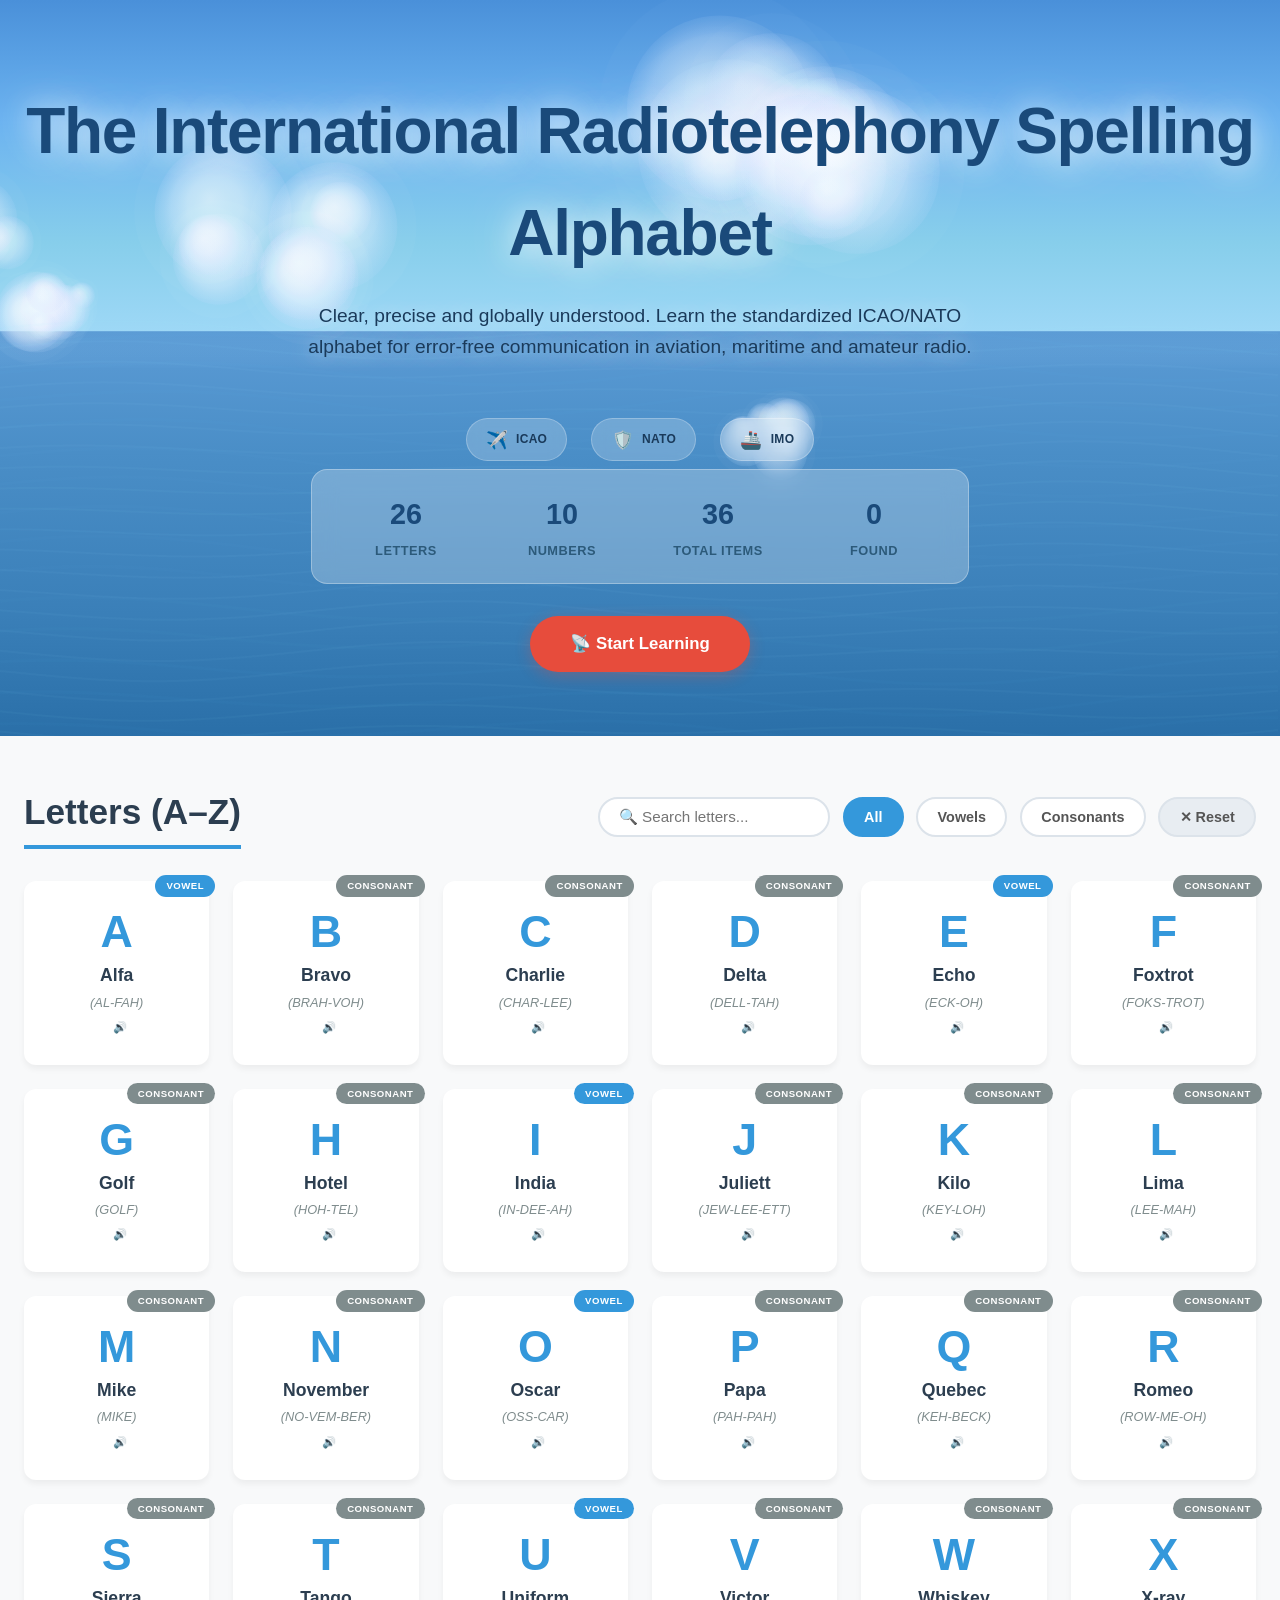
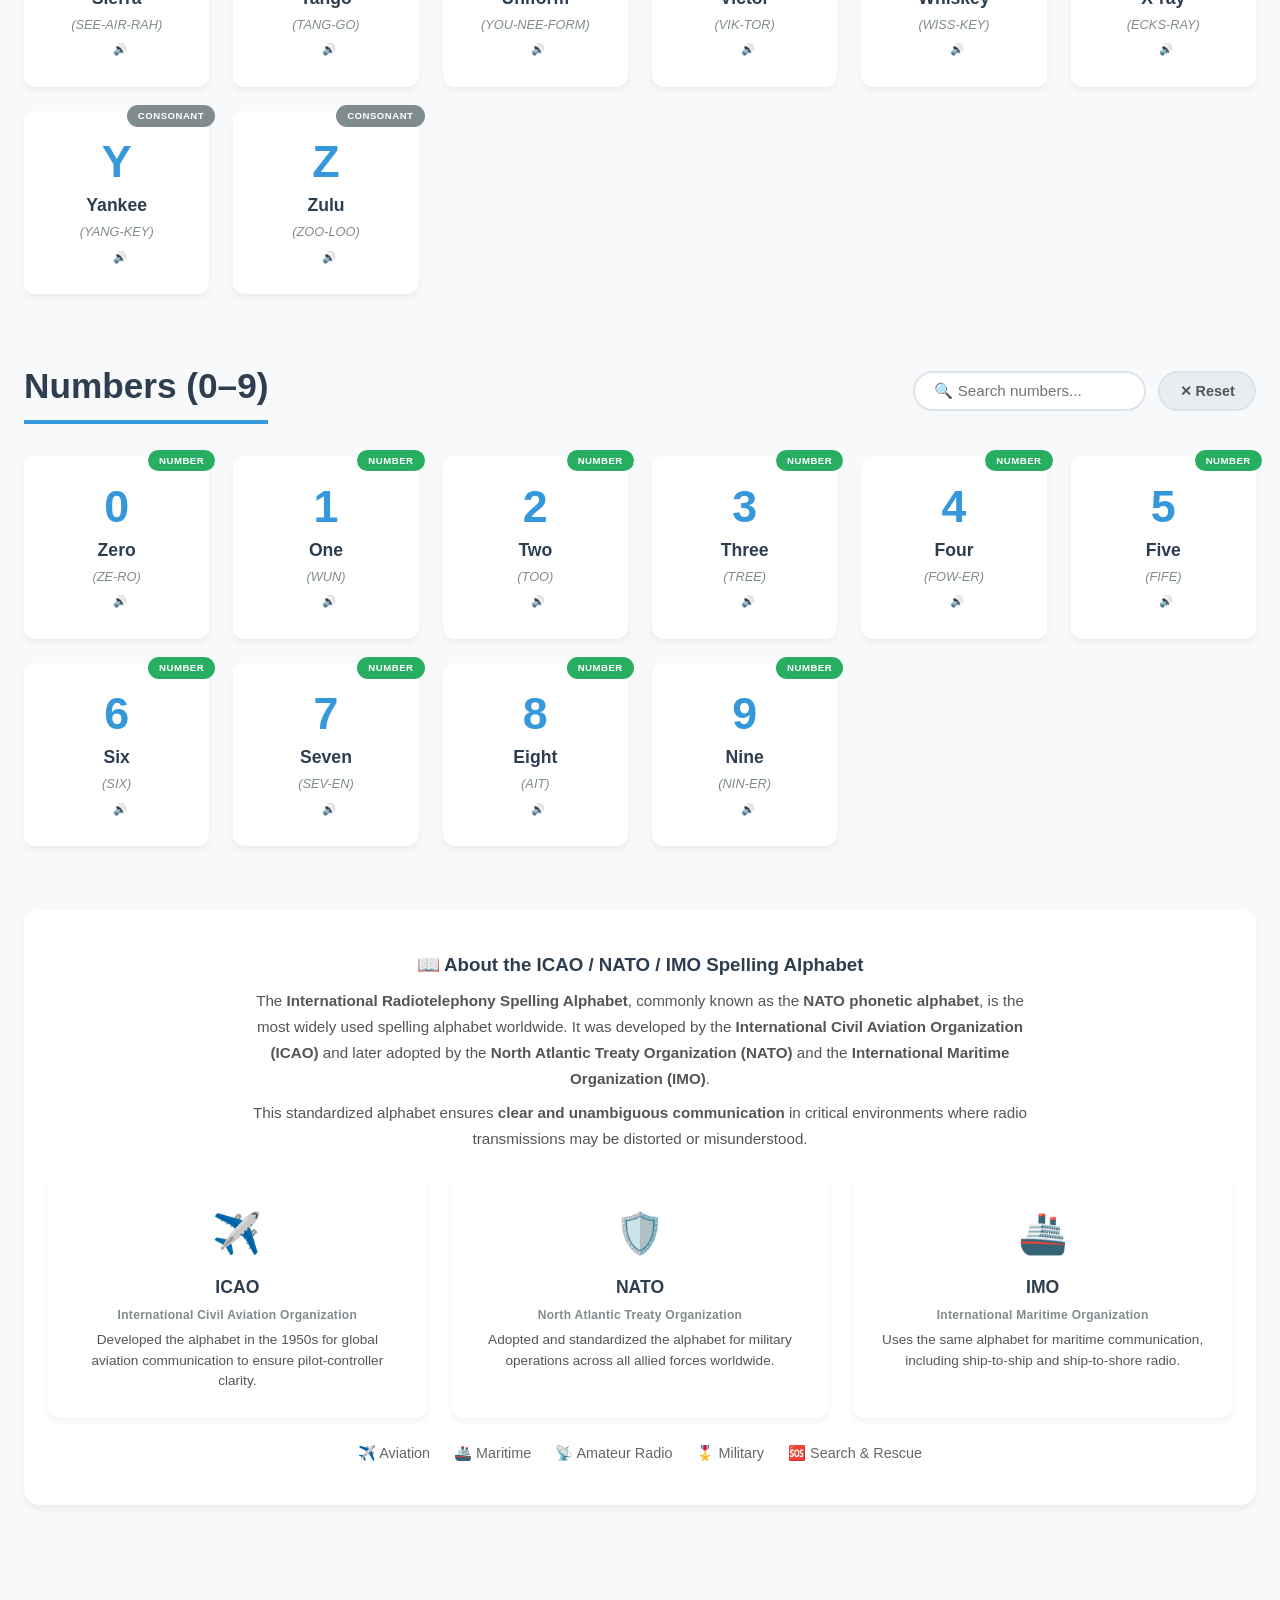
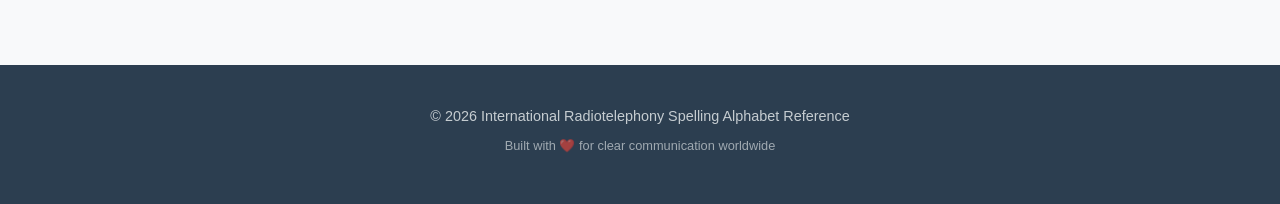
<file: index.html>
<!DOCTYPE html>
<html lang="en">
<head>
    <meta charset="UTF-8" />
    <meta name="viewport" content="width=device-width, initial-scale=1.0" />
    <title>ICAO/NATO Spelling Alphabet - Interactive Reference</title>

<!-- PWA Meta Tags -->
<link rel="manifest" href="assets/icons/site.webmanifest" />
<meta name="theme-color" content="#3498db" />
<meta name="apple-mobile-web-app-capable" content="yes" />
<meta name="apple-mobile-web-app-status-bar-style" content="black-translucent" />
<meta name="apple-mobile-web-app-title" content="Funkalphabet" />

<!-- Favicon & Icons -->
<link rel="icon" type="image/png" sizes="16x16" href="assets/icons/favicon-16x16.png" />
<link rel="icon" type="image/png" sizes="32x32" href="assets/icons/favicon-32x32.png" />
<link rel="icon" type="image/x-icon" href="assets/icons/favicon.ico" />
<link rel="apple-touch-icon" href="assets/icons/apple-touch-icon.png" />
<link rel="apple-touch-icon" sizes="180x180" href="assets/icons/apple-touch-icon.png" />

<!-- Android Chrome Icons -->
<link rel="icon" type="image/png" sizes="192x192" href="assets/icons/android-chrome-192x192.png" />
<link rel="icon" type="image/png" sizes="512x512" href="assets/icons/android-chrome-512x512.png" />

<!-- Register Service Worker -->
<script>
  if ('serviceWorker' in navigator) {
    window.addEventListener('load', function() {
      navigator.serviceWorker.register('/sw.js')
        .then(function(registration) {
          console.log('Service Worker registered with scope:', registration.scope);
        })
        .catch(function(error) {
          console.log('Service Worker registration failed:', error);
        });
    });
  }
</script>
    
    <style>
        /* ===== CSS Reset & Base ===== */
        * {
            margin: 0;
            padding: 0;
            box-sizing: border-box;
        }

        :root {
            --primary: #2c3e50;
            --secondary: #3498db;
            --accent: #e74c3c;
            --light-bg: #f8f9fa;
            --card-shadow: 0 4px 6px rgba(0, 0, 0, 0.05);
            --card-shadow-hover: 0 8px 25px rgba(0, 0, 0, 0.12);
            --transition: 0.3s cubic-bezier(0.4, 0, 0.2, 1);
        }

        body {
            font-family: 'Segoe UI', Roboto, -apple-system, BlinkMacSystemFont, sans-serif;
            line-height: 1.6;
            color: #333;
            background-color: var(--light-bg);
        }

        /* ===== Scrollbar ===== */
        ::-webkit-scrollbar {
            width: 10px;
        }
        ::-webkit-scrollbar-track {
            background: #e8edf2;
        }
        ::-webkit-scrollbar-thumb {
            background: var(--secondary);
            border-radius: 5px;
        }
        ::-webkit-scrollbar-thumb:hover {
            background: #2980b9;
        }

        /* ===== Header ===== */
        header {
            position: relative;
            overflow: hidden;
            text-align: center;
            padding: 5rem 1.5rem 4rem;
            min-height: 70vh;
            display: flex;
            flex-direction: column;
            justify-content: center;
            align-items: center;
        }

        header h1 {
            position: relative;
            z-index: 10;
            font-size: clamp(2.2rem, 5vw, 4rem);
            color: #1A4A7A;
            margin-bottom: 1rem;
            text-shadow: 0 2px 30px rgba(255, 255, 255, 0.8), 0 0 60px rgba(255, 255, 255, 0.4);
            letter-spacing: -0.02em;
        }

        header p {
            position: relative;
            z-index: 10;
            font-size: clamp(1rem, 1.5vw, 1.3rem);
            max-width: 700px;
            margin: 0 auto 2rem;
            color: #1A3A5A;
            text-shadow: 0 1px 20px rgba(255, 255, 255, 0.7);
        }

        .cta-button {
            position: relative;
            z-index: 10;
            display: inline-block;
            background: var(--accent);
            color: #fff;
            padding: 0.9rem 2.5rem;
            text-decoration: none;
            font-weight: 600;
            border-radius: 50px;
            transition: var(--transition);
            box-shadow: 0 4px 15px rgba(231, 76, 60, 0.3);
            border: none;
            cursor: pointer;
            font-size: 1.05rem;
        }

        .cta-button:hover {
            background: #c0392b;
            transform: translateY(-2px);
            box-shadow: 0 8px 25px rgba(231, 76, 60, 0.4);
        }

        /* Header Canvas for Clouds & Waves */
        header canvas {
            position: absolute;
            top: 0;
            left: 0;
            width: 100%;
            height: 100%;
            pointer-events: none;
            z-index: 1;
        }

        /* ===== Stats Bar ===== */
        .stats-bar {
            display: grid;
            grid-template-columns: repeat(auto-fit, minmax(140px, 1fr));
            gap: 1rem;
            max-width: 800px;
            margin: 0 auto 2rem;
            position: relative;
            z-index: 10;
            background: rgba(255, 255, 255, 0.25);
            backdrop-filter: blur(12px);
            -webkit-backdrop-filter: blur(12px);
            border-radius: 16px;
            padding: 1rem 1.5rem;
            border: 1px solid rgba(255, 255, 255, 0.3);
        }

        .stat-item {
            text-align: center;
            padding: 0.3rem 0;
        }

        .stat-item .stat-number {
            font-size: 1.8rem;
            font-weight: 700;
            color: #1A4A7A;
            display: block;
        }

        .stat-item .stat-label {
            font-size: 0.8rem;
            color: #2C5A7A;
            text-transform: uppercase;
            letter-spacing: 0.5px;
            font-weight: 600;
        }

        /* ===== Main Content ===== */
        main {
            max-width: 1280px;
            margin: 0 auto;
            padding: 3rem 1.5rem 4rem;
        }

        .section-container {
            margin-bottom: 4rem;
        }

        .section-header {
            display: flex;
            align-items: center;
            justify-content: space-between;
            flex-wrap: wrap;
            gap: 1rem;
            margin-bottom: 2rem;
        }

        .section-title {
            font-size: clamp(1.6rem, 3vw, 2.2rem);
            color: var(--primary);
            padding-bottom: 0.3rem;
            border-bottom: 4px solid var(--secondary);
            display: inline-block;
        }

        .section-controls {
            display: flex;
            gap: 0.8rem;
            flex-wrap: wrap;
        }

        .search-input {
            padding: 0.6rem 1.2rem;
            border: 2px solid #dce3ea;
            border-radius: 30px;
            font-size: 0.95rem;
            outline: none;
            transition: var(--transition);
            background: white;
            min-width: 200px;
        }

        .search-input:focus {
            border-color: var(--secondary);
            box-shadow: 0 0 0 3px rgba(52, 152, 219, 0.15);
        }

        .filter-btn {
            padding: 0.6rem 1.2rem;
            border: 2px solid #dce3ea;
            border-radius: 30px;
            background: white;
            cursor: pointer;
            font-weight: 600;
            font-size: 0.9rem;
            transition: var(--transition);
            color: #555;
        }

        .filter-btn:hover {
            border-color: var(--secondary);
            color: var(--secondary);
        }

        .filter-btn.active {
            background: var(--secondary);
            color: white;
            border-color: var(--secondary);
        }

        .filter-btn.active:hover {
            background: #2980b9;
        }

        .filter-btn.reset-btn {
            background: #e8edf2;
            border-color: #dce3ea;
        }

        .filter-btn.reset-btn:hover {
            background: #d5dce4;
        }

        /* ===== Grid ===== */
        .grid {
            display: grid;
            grid-template-columns: repeat(auto-fill, minmax(160px, 1fr));
            gap: 1.5rem;
        }

        .grid.numbers-grid {
            grid-template-columns: repeat(auto-fill, minmax(180px, 1fr));
        }

        /* ===== Cards ===== */
        .card {
            background: white;
            border-radius: 12px;
            padding: 1.5rem 1rem;
            text-align: center;
            box-shadow: var(--card-shadow);
            transition: var(--transition);
            border: 2px solid transparent;
            cursor: pointer;
            position: relative;
        }

        .card:hover {
            transform: translateY(-6px) scale(1.02);
            box-shadow: var(--card-shadow-hover);
            border-color: var(--secondary);
        }

        .card .letter {
            font-size: 2.8rem;
            font-weight: 700;
            color: var(--secondary);
            margin-bottom: 0.3rem;
            line-height: 1.1;
        }

        .card .word {
            font-size: 1.1rem;
            font-weight: 600;
            color: var(--primary);
            margin-bottom: 0.2rem;
        }

        .card .pronunciation {
            font-size: 0.8rem;
            color: #7f8c8d;
            font-style: italic;
        }

        .card .card-badge {
            position: absolute;
            top: -8px;
            right: -8px;
            background: var(--secondary);
            color: white;
            font-size: 0.6rem;
            font-weight: 700;
            padding: 0.2rem 0.7rem;
            border-radius: 20px;
            text-transform: uppercase;
            letter-spacing: 0.5px;
        }

        .card .card-badge.number-badge {
            background: #27ae60;
        }

        .card.found {
            border-color: #27ae60;
            background: #f0fff4;
        }

        .card.hidden {
            display: none;
        }

        /* ===== Sound Indicator ===== */
        .sound-indicator {
            display: inline-block;
            margin-left: 6px;
            font-size: 0.7rem;
            color: #7f8c8d;
            transition: var(--transition);
        }

        .card:hover .sound-indicator {
            color: var(--secondary);
        }

        /* ===== Notification Toast ===== */
        .toast {
            position: fixed;
            bottom: 30px;
            right: 30px;
            background: var(--primary);
            color: white;
            padding: 1rem 2rem;
            border-radius: 12px;
            box-shadow: 0 10px 40px rgba(0, 0, 0, 0.2);
            transform: translateY(120px);
            opacity: 0;
            transition: var(--transition);
            z-index: 9999;
            font-weight: 500;
            max-width: 380px;
        }

        .toast.show {
            transform: translateY(0);
            opacity: 1;
        }

        .toast .toast-highlight {
            color: #f1c40f;
            font-weight: 700;
        }

        /* ===== Footer ===== */
        footer {
            background: var(--primary);
            color: #ecf0f1;
            text-align: center;
            padding: 2.5rem 1.5rem;
            margin-top: 2rem;
        }

        footer p {
            margin-bottom: 0.5rem;
            font-size: 0.9rem;
            opacity: 0.8;
        }

        footer .footer-links {
            display: flex;
            justify-content: center;
            gap: 2rem;
            flex-wrap: wrap;
            margin-top: 0.8rem;
        }

        footer .footer-links a {
            color: #b0c4d9;
            text-decoration: none;
            font-size: 0.85rem;
            transition: var(--transition);
        }

        footer .footer-links a:hover {
            color: white;
        }

        /* ===== Audio Status Indicator ===== */
        .audio-status {
            position: fixed;
            top: 20px;
            right: 20px;
            background: rgba(44, 62, 80, 0.9);
            color: white;
            padding: 0.5rem 1rem;
            border-radius: 30px;
            font-size: 0.8rem;
            z-index: 9998;
            backdrop-filter: blur(8px);
            display: flex;
            align-items: center;
            gap: 8px;
            opacity: 0;
            transition: var(--transition);
        }

        .audio-status.show {
            opacity: 1;
        }

        .audio-status .dot {
            width: 8px;
            height: 8px;
            border-radius: 50%;
            background: #2ecc71;
            display: inline-block;
            animation: pulse-dot 1.5s ease-in-out infinite;
        }

        @keyframes pulse-dot {
            0%,
            100% {
                opacity: 1;
                transform: scale(1);
            }
            50% {
                opacity: 0.3;
                transform: scale(0.8);
            }
        }

        /* ===== Organization Badges ===== */
        .org-badges {
            display: flex;
            justify-content: center;
            gap: 1.5rem;
            flex-wrap: wrap;
            margin: 1.5rem 0 0.5rem;
            position: relative;
            z-index: 10;
        }

        .org-badge {
            display: inline-flex;
            align-items: center;
            gap: 0.5rem;
            background: rgba(255, 255, 255, 0.2);
            backdrop-filter: blur(8px);
            -webkit-backdrop-filter: blur(8px);
            padding: 0.4rem 1.2rem;
            border-radius: 30px;
            border: 1px solid rgba(255, 255, 255, 0.25);
            font-size: 0.75rem;
            font-weight: 600;
            color: #1A3A5A;
            letter-spacing: 0.3px;
            transition: var(--transition);
        }

        .org-badge:hover {
            background: rgba(255, 255, 255, 0.35);
            transform: translateY(-2px);
            box-shadow: 0 4px 15px rgba(0, 0, 0, 0.08);
        }

        .org-badge .org-icon {
            font-size: 1.1rem;
        }

        /* ===== About Section Enhanced ===== */
        .about-grid {
            display: grid;
            grid-template-columns: repeat(auto-fit, minmax(200px, 1fr));
            gap: 1.5rem;
            margin-top: 1.5rem;
        }

        .about-card {
            background: white;
            border-radius: 12px;
            padding: 1.5rem;
            text-align: center;
            box-shadow: var(--card-shadow);
            border: 2px solid transparent;
            transition: var(--transition);
        }

        .about-card:hover {
            border-color: var(--secondary);
            box-shadow: var(--card-shadow-hover);
            transform: translateY(-3px);
        }

        .about-card .org-icon-large {
            font-size: 2.5rem;
            margin-bottom: 0.5rem;
            display: block;
        }

        .about-card h4 {
            color: var(--primary);
            font-size: 1.1rem;
            margin-bottom: 0.3rem;
        }

        .about-card .org-full {
            font-size: 0.75rem;
            color: #7f8c8d;
            font-weight: 600;
            letter-spacing: 0.3px;
            margin-bottom: 0.3rem;
        }

        .about-card p {
            font-size: 0.85rem;
            color: #555;
            line-height: 1.5;
        }

        /* ===== Responsive ===== */
        @media (max-width: 768px) {
            header {
                padding: 3rem 1rem 2.5rem;
                min-height: 60vh;
            }

            .stats-bar {
                grid-template-columns: repeat(2, 1fr);
                padding: 0.8rem 1rem;
            }

            .section-header {
                flex-direction: column;
                align-items: stretch;
            }

            .section-controls {
                flex-direction: column;
            }

            .search-input {
                min-width: unset;
                width: 100%;
            }

            .grid {
                grid-template-columns: repeat(auto-fill, minmax(120px, 1fr));
                gap: 1rem;
            }

            .grid.numbers-grid {
                grid-template-columns: repeat(auto-fill, minmax(140px, 1fr));
            }

            .card {
                padding: 1rem 0.8rem;
            }

            .card .letter {
                font-size: 2.2rem;
            }

            .card .word {
                font-size: 0.95rem;
            }

            .toast {
                left: 20px;
                right: 20px;
                bottom: 20px;
                font-size: 0.9rem;
                padding: 0.8rem 1.2rem;
            }

            .org-badges {
                gap: 0.8rem;
            }

            .org-badge {
                font-size: 0.65rem;
                padding: 0.3rem 0.8rem;
            }

            .about-grid {
                grid-template-columns: 1fr;
            }
        }

        @media (max-width: 480px) {
            .stats-bar {
                grid-template-columns: 1fr 1fr;
                gap: 0.5rem;
            }

            .stat-item .stat-number {
                font-size: 1.4rem;
            }

            .grid {
                grid-template-columns: repeat(auto-fill, minmax(100px, 1fr));
                gap: 0.8rem;
            }

            .grid.numbers-grid {
                grid-template-columns: repeat(auto-fill, minmax(120px, 1fr));
            }

            .card .letter {
                font-size: 1.8rem;
            }

            .card .word {
                font-size: 0.85rem;
            }
        }

        /* ===== Utility ===== */
        .sr-only {
            position: absolute;
            width: 1px;
            height: 1px;
            padding: 0;
            margin: -1px;
            overflow: hidden;
            clip: rect(0, 0, 0, 0);
            border: 0;
        }
    </style>
</head>
<body>

    <!-- ===== AUDIO STATUS INDICATOR ===== -->
    <div class="audio-status" id="audioStatus">
        <span class="dot"></span>
        <span>Speaking...</span>
    </div>

    <!-- ===== HEADER ===== -->
    <header id="header">
        <h1>The International Radiotelephony Spelling Alphabet</h1>
        <p>Clear, precise and globally understood. Learn the standardized ICAO/NATO alphabet for error-free communication in aviation, maritime and amateur radio.</p>

        <!-- Organization Badges -->
        <div class="org-badges">
            <span class="org-badge"><span class="org-icon">✈️</span> ICAO</span>
            <span class="org-badge"><span class="org-icon">🛡️</span> NATO</span>
            <span class="org-badge"><span class="org-icon">🚢</span> IMO</span>
        </div>

        <!-- Stats Bar -->
        <div class="stats-bar" id="statsBar">
            <div class="stat-item">
                <span class="stat-number" id="totalLetters">26</span>
                <span class="stat-label">Letters</span>
            </div>
            <div class="stat-item">
                <span class="stat-number" id="totalNumbers">10</span>
                <span class="stat-label">Numbers</span>
            </div>
            <div class="stat-item">
                <span class="stat-number" id="totalItems">36</span>
                <span class="stat-label">Total Items</span>
            </div>
            <div class="stat-item">
                <span class="stat-number" id="foundCount">0</span>
                <span class="stat-label">Found</span>
            </div>
        </div>

        <a href="#alphabet" class="cta-button">📡 Start Learning</a>
    </header>

    <!-- ===== MAIN ===== -->
    <main>

        <!-- ===== ALPHABET SECTION ===== -->
        <div class="section-container" id="alphabet">
            <div class="section-header">
                <h2 class="section-title">Letters (A–Z)</h2>
                <div class="section-controls">
                    <input type="text" class="search-input" id="searchLetters" placeholder="🔍 Search letters..." aria-label="Search letters" />
                    <button class="filter-btn active" data-filter="all" aria-label="Show all letters">All</button>
                    <button class="filter-btn" data-filter="vowels" aria-label="Show only vowels">Vowels</button>
                    <button class="filter-btn" data-filter="consonants" aria-label="Show only consonants">Consonants</button>
                    <button class="filter-btn reset-btn" id="resetLetters" aria-label="Reset letter search">✕ Reset</button>
                </div>
            </div>
            <div class="grid" id="letterGrid"></div>
        </div>

        <!-- ===== NUMBERS SECTION ===== -->
        <div class="section-container" id="numbers">
            <div class="section-header">
                <h2 class="section-title">Numbers (0–9)</h2>
                <div class="section-controls">
                    <input type="text" class="search-input" id="searchNumbers" placeholder="🔍 Search numbers..." aria-label="Search numbers" />
                    <button class="filter-btn reset-btn" id="resetNumbers" aria-label="Reset number search">✕ Reset</button>
                </div>
            </div>
            <div class="grid numbers-grid" id="numberGrid"></div>
        </div>

        <!-- ===== ABOUT / INFO with ORGANIZATIONS ===== -->
        <div class="section-container" style="text-align: center; background: white; padding: 2.5rem 1.5rem; border-radius: 16px; box-shadow: var(--card-shadow);">
            <h3 style="color: var(--primary); margin-bottom: 0.5rem;">📖 About the ICAO / NATO / IMO Spelling Alphabet</h3>
            <p style="max-width: 800px; margin: 0 auto 0.5rem; color: #555; font-size: 0.95rem; line-height: 1.7;">
                The <strong>International Radiotelephony Spelling Alphabet</strong>, commonly known as the 
                <strong>NATO phonetic alphabet</strong>, is the most widely used spelling alphabet worldwide. 
                It was developed by the <strong>International Civil Aviation Organization (ICAO)</strong> 
                and later adopted by the <strong>North Atlantic Treaty Organization (NATO)</strong> and the 
                <strong>International Maritime Organization (IMO)</strong>.
            </p>
            <p style="max-width: 800px; margin: 0 auto 1rem; color: #555; font-size: 0.95rem; line-height: 1.7;">
                This standardized alphabet ensures <strong>clear and unambiguous communication</strong> 
                in critical environments where radio transmissions may be distorted or misunderstood.
            </p>

            <!-- Organization Cards -->
            <div class="about-grid">
                <div class="about-card">
                    <span class="org-icon-large">✈️</span>
                    <h4>ICAO</h4>
                    <div class="org-full">International Civil Aviation Organization</div>
                    <p>Developed the alphabet in the 1950s for global aviation communication to ensure pilot-controller clarity.</p>
                </div>
                <div class="about-card">
                    <span class="org-icon-large">🛡️</span>
                    <h4>NATO</h4>
                    <div class="org-full">North Atlantic Treaty Organization</div>
                    <p>Adopted and standardized the alphabet for military operations across all allied forces worldwide.</p>
                </div>
                <div class="about-card">
                    <span class="org-icon-large">🚢</span>
                    <h4>IMO</h4>
                    <div class="org-full">International Maritime Organization</div>
                    <p>Uses the same alphabet for maritime communication, including ship-to-ship and ship-to-shore radio.</p>
                </div>
            </div>

            <div style="margin-top: 1.5rem; display: flex; justify-content: center; gap: 1.5rem; flex-wrap: wrap; font-size: 0.9rem; color: #666;">
                <span>✈️ Aviation</span>
                <span>🚢 Maritime</span>
                <span>📡 Amateur Radio</span>
                <span>🎖️ Military</span>
                <span>🆘 Search &amp; Rescue</span>
            </div>
        </div>

    </main>

    <!-- ===== FOOTER ===== -->
    <footer>
        <p>&copy; 2026 International Radiotelephony Spelling Alphabet Reference</p>
        <p style="opacity: 0.6; font-size: 0.8rem;">Built with ❤️ for clear communication worldwide</p>
        <!-- <div class="footer-links">
            <a href="#" onclick="event.preventDefault();">About</a>
            <a href="#" onclick="event.preventDefault();">ICAO</a>
            <a href="#" onclick="event.preventDefault();">NATO</a>
            <a href="#" onclick="event.preventDefault();">IMO</a>
            <a href="#" onclick="event.preventDefault();">GitHub</a>
        </div> -->
    </footer>

    <!-- ===== TOAST NOTIFICATION ===== -->
    <div class="toast" id="toast"></div>

    <script>
        // ============================================================
        //  DATA — JSON Arrays
        // ============================================================

        const LETTERS_DATA = [
            { letter: 'A', word: 'Alfa', pronunciation: '(AL-FAH)', type: 'vowel' },
            { letter: 'B', word: 'Bravo', pronunciation: '(BRAH-VOH)', type: 'consonant' },
            { letter: 'C', word: 'Charlie', pronunciation: '(CHAR-LEE)', type: 'consonant' },
            { letter: 'D', word: 'Delta', pronunciation: '(DELL-TAH)', type: 'consonant' },
            { letter: 'E', word: 'Echo', pronunciation: '(ECK-OH)', type: 'vowel' },
            { letter: 'F', word: 'Foxtrot', pronunciation: '(FOKS-TROT)', type: 'consonant' },
            { letter: 'G', word: 'Golf', pronunciation: '(GOLF)', type: 'consonant' },
            { letter: 'H', word: 'Hotel', pronunciation: '(HOH-TEL)', type: 'consonant' },
            { letter: 'I', word: 'India', pronunciation: '(IN-DEE-AH)', type: 'vowel' },
            { letter: 'J', word: 'Juliett', pronunciation: '(JEW-LEE-ETT)', type: 'consonant' },
            { letter: 'K', word: 'Kilo', pronunciation: '(KEY-LOH)', type: 'consonant' },
            { letter: 'L', word: 'Lima', pronunciation: '(LEE-MAH)', type: 'consonant' },
            { letter: 'M', word: 'Mike', pronunciation: '(MIKE)', type: 'consonant' },
            { letter: 'N', word: 'November', pronunciation: '(NO-VEM-BER)', type: 'consonant' },
            { letter: 'O', word: 'Oscar', pronunciation: '(OSS-CAR)', type: 'vowel' },
            { letter: 'P', word: 'Papa', pronunciation: '(PAH-PAH)', type: 'consonant' },
            { letter: 'Q', word: 'Quebec', pronunciation: '(KEH-BECK)', type: 'consonant' },
            { letter: 'R', word: 'Romeo', pronunciation: '(ROW-ME-OH)', type: 'consonant' },
            { letter: 'S', word: 'Sierra', pronunciation: '(SEE-AIR-RAH)', type: 'consonant' },
            { letter: 'T', word: 'Tango', pronunciation: '(TANG-GO)', type: 'consonant' },
            { letter: 'U', word: 'Uniform', pronunciation: '(YOU-NEE-FORM)', type: 'vowel' },
            { letter: 'V', word: 'Victor', pronunciation: '(VIK-TOR)', type: 'consonant' },
            { letter: 'W', word: 'Whiskey', pronunciation: '(WISS-KEY)', type: 'consonant' },
            { letter: 'X', word: 'X-ray', pronunciation: '(ECKS-RAY)', type: 'consonant' },
            { letter: 'Y', word: 'Yankee', pronunciation: '(YANG-KEY)', type: 'consonant' },
            { letter: 'Z', word: 'Zulu', pronunciation: '(ZOO-LOO)', type: 'consonant' }
        ];

        const NUMBERS_DATA = [
            { number: '0', word: 'Zero', pronunciation: '(ZE-RO)' },
            { number: '1', word: 'One', pronunciation: '(WUN)' },
            { number: '2', word: 'Two', pronunciation: '(TOO)' },
            { number: '3', word: 'Three', pronunciation: '(TREE)' },
            { number: '4', word: 'Four', pronunciation: '(FOW-ER)' },
            { number: '5', word: 'Five', pronunciation: '(FIFE)' },
            { number: '6', word: 'Six', pronunciation: '(SIX)' },
            { number: '7', word: 'Seven', pronunciation: '(SEV-EN)' },
            { number: '8', word: 'Eight', pronunciation: '(AIT)' },
            { number: '9', word: 'Nine', pronunciation: '(NIN-ER)' }
        ];

        // ============================================================
        //  STATE
        // ============================================================

        const state = {
            letterFilter: 'all',
            letterSearch: '',
            numberSearch: '',
            foundLetters: new Set(),
        };

        // ============================================================
        //  DOM REFS
        // ============================================================

        const letterGrid = document.getElementById('letterGrid');
        const numberGrid = document.getElementById('numberGrid');
        const searchLetters = document.getElementById('searchLetters');
        const searchNumbers = document.getElementById('searchNumbers');
        const filterBtns = document.querySelectorAll('[data-filter]');
        const resetLettersBtn = document.getElementById('resetLetters');
        const resetNumbersBtn = document.getElementById('resetNumbers');
        const toast = document.getElementById('toast');
        const foundCountEl = document.getElementById('foundCount');
        const audioStatus = document.getElementById('audioStatus');

        // ============================================================
        //  SPEECH SYNTHESIS
        // ============================================================

        let currentUtterance = null;
        let audioStatusTimeout = null;

        function speakText(text, rate = 0.9) {
            if (!('speechSynthesis' in window)) {
                console.warn('⚠️ Speech Synthesis not supported.');
                return;
            }

            if (window.speechSynthesis.speaking) {
                window.speechSynthesis.cancel();
            }

            const cleanText = text.replace(/[\(\)\-]/g, '').trim();
            if (!cleanText) return;

            const utterance = new SpeechSynthesisUtterance(cleanText);
            utterance.lang = 'en-US';
            utterance.rate = rate;
            utterance.pitch = 1.0;
            utterance.volume = 1.0;

            showAudioStatus(true);

            utterance.onend = () => showAudioStatus(false);
            utterance.onerror = () => showAudioStatus(false);

            currentUtterance = utterance;
            window.speechSynthesis.speak(utterance);
        }

        function showAudioStatus(show) {
            clearTimeout(audioStatusTimeout);
            if (show) {
                audioStatus.classList.add('show');
            } else {
                audioStatus.classList.remove('show');
            }
        }

        // ============================================================
        //  RENDER FUNCTIONS
        // ============================================================

        function renderLetters() {
            const filtered = LETTERS_DATA.filter(item => {
                if (state.letterFilter === 'vowels' && item.type !== 'vowel') return false;
                if (state.letterFilter === 'consonants' && item.type !== 'consonant') return false;
                const q = state.letterSearch.toLowerCase();
                if (q) {
                    return item.letter.toLowerCase().includes(q) ||
                        item.word.toLowerCase().includes(q);
                }
                return true;
            });

            letterGrid.innerHTML = filtered.map(item => {
                const isFound = state.foundLetters.has(item.letter);
                const foundClass = isFound ? 'found' : '';
                const badge = item.type === 'vowel' ?
                    '<span class="card-badge">Vowel</span>' :
                    '<span class="card-badge" style="background:#7f8c8d;">Consonant</span>';
                return `
                    <div class="card ${foundClass}" data-letter="${item.letter}" data-word="${item.word}" data-type="${item.type}" role="button" tabindex="0" aria-label="${item.letter} for ${item.word}">
                        ${badge}
                        <div class="letter">${item.letter}</div>
                        <div class="word">${item.word}</div>
                        <div class="pronunciation">${item.pronunciation}</div>
                        <span class="sound-indicator">🔊</span>
                    </div>
                `;
            }).join('');

            document.querySelectorAll('#letterGrid .card').forEach(el => {
                el.removeEventListener('click', clickHandler);
                el.addEventListener('click', clickHandler);
                el.removeEventListener('keydown', keydownHandler);
                el.addEventListener('keydown', keydownHandler);
            });

            updateFoundCount();
        }

        function clickHandler(e) {
            const el = e.currentTarget;
            const type = el.closest('#letterGrid') ? 'letter' : 'number';
            handleCardClick(el, type);
        }

        function keydownHandler(e) {
            if (e.key === 'Enter' || e.key === ' ') {
                e.preventDefault();
                const el = e.currentTarget;
                const type = el.closest('#letterGrid') ? 'letter' : 'number';
                handleCardClick(el, type);
            }
        }

        function renderNumbers() {
            const filtered = NUMBERS_DATA.filter(item => {
                const q = state.numberSearch.toLowerCase();
                if (q) {
                    return item.number.includes(q) ||
                        item.word.toLowerCase().includes(q);
                }
                return true;
            });

            numberGrid.innerHTML = filtered.map(item => `
                <div class="card" data-number="${item.number}" data-word="${item.word}" role="button" tabindex="0" aria-label="${item.number} for ${item.word}">
                    <span class="card-badge number-badge">Number</span>
                    <div class="letter">${item.number}</div>
                    <div class="word">${item.word}</div>
                    <div class="pronunciation">${item.pronunciation}</div>
                    <span class="sound-indicator">🔊</span>
                </div>
            `).join('');

            document.querySelectorAll('#numberGrid .card').forEach(el => {
                el.removeEventListener('click', clickHandler);
                el.addEventListener('click', clickHandler);
                el.removeEventListener('keydown', keydownHandler);
                el.addEventListener('keydown', keydownHandler);
            });
        }

        // ============================================================
        //  CARD CLICK HANDLER
        // ============================================================

        function handleCardClick(el, type) {
            if (!el) {
                console.warn('⚠️ Card element is null or undefined.');
                return;
            }

            if (!el.isConnected) {
                console.warn('⚠️ Card element is not connected to the DOM.');
                return;
            }

            const letter = el.dataset?.letter || null;
            const word = el.dataset?.word || null;
            const number = el.dataset?.number || null;
            const displayName = letter || number || word || 'Unknown';

            let pronunciation = '';
            try {
                const pronunciationEl = el.querySelector('.pronunciation');
                pronunciation = pronunciationEl?.textContent || '';
            } catch (err) {
                console.warn('⚠️ Could not read pronunciation:', err);
            }

            if (type === 'letter' && letter) {
                try {
                    state.foundLetters.add(letter);
                    el.classList.add('found');
                    updateFoundCount();
                } catch (err) {
                    console.warn('⚠️ Could not update found status:', err);
                }
            }

            const message = `
                <span class="toast-highlight">${displayName}</span>
                &nbsp;→&nbsp; ${word || displayName}
                ${pronunciation ? `&nbsp; ${pronunciation}` : ''}
                &nbsp; 🔊
            `;
            showToast(message);

            const speakWord = word || displayName;
            if (speakWord) {
                try {
                    speakText(speakWord, 0.9);
                } catch (err) {
                    console.warn('⚠️ Could not speak text:', err);
                }
            }

            console.log(`[${type.toUpperCase()}] ${displayName} → ${word || displayName} ${pronunciation}`);
        }

        // ============================================================
        //  FOUND COUNT
        // ============================================================

        function updateFoundCount() {
            try {
                foundCountEl.textContent = state.foundLetters.size;
            } catch (err) {
                console.warn('⚠️ Could not update found count:', err);
            }
        }

        // ============================================================
        //  TOAST SYSTEM
        // ============================================================

        let toastTimeout = null;

        function showToast(message) {
            try {
                toast.innerHTML = message;
                toast.classList.add('show');
                clearTimeout(toastTimeout);
                toastTimeout = setTimeout(() => {
                    toast.classList.remove('show');
                }, 2500);
            } catch (err) {
                console.warn('⚠️ Could not show toast:', err);
            }
        }

        // ============================================================
        //  FILTER & SEARCH HANDLERS
        // ============================================================

        filterBtns.forEach(btn => {
            btn.addEventListener('click', () => {
                filterBtns.forEach(b => b.classList.remove('active'));
                btn.classList.add('active');
                state.letterFilter = btn.dataset.filter;
                renderLetters();
            });
        });

        searchLetters.addEventListener('input', (e) => {
            state.letterSearch = e.target.value.trim();
            renderLetters();
        });

        searchNumbers.addEventListener('input', (e) => {
            state.numberSearch = e.target.value.trim();
            renderNumbers();
        });

        resetLettersBtn.addEventListener('click', () => {
            searchLetters.value = '';
            state.letterSearch = '';
            state.letterFilter = 'all';
            filterBtns.forEach(b => b.classList.remove('active'));
            document.querySelector('[data-filter="all"]')?.classList.add('active');
            renderLetters();
        });

        resetNumbersBtn.addEventListener('click', () => {
            searchNumbers.value = '';
            state.numberSearch = '';
            renderNumbers();
        });

        // ============================================================
        //  KEYBOARD SHORTCUT: ESC
        // ============================================================

        document.addEventListener('keydown', (e) => {
            if (e.key === 'Escape') {
                if (document.activeElement === searchLetters || document.activeElement === searchNumbers) {
                    document.activeElement.blur();
                }
            }
        });

        // ============================================================
        //  HEADER CANVAS — Clouds & Waves
        // ============================================================

        (function initHeaderCanvas() {
            const header = document.getElementById('header');
            const canvas = document.createElement('canvas');
            canvas.style.position = 'absolute';
            canvas.style.top = '0';
            canvas.style.left = '0';
            canvas.style.width = '100%';
            canvas.style.height = '100%';
            canvas.style.pointerEvents = 'none';
            canvas.style.zIndex = '1';
            header.prepend(canvas);

            const ctx = canvas.getContext('2d');
            let w, h;

            function resize() {
                const rect = header.getBoundingClientRect();
                w = canvas.width = rect.width;
                h = canvas.height = rect.height;
            }
            resize();
            window.addEventListener('resize', resize);

            class Cloud {
                constructor() {
                    this.x = Math.random() * w;
                    this.y = Math.random() * h * 0.7 + h * 0.05;
                    this.size = Math.random() * 150 + 60;
                    this.speed = Math.random() * 0.25 + 0.08;
                    this.opacity = Math.random() * 0.25 + 0.35;
                    this.puffs = [];
                    const num = Math.floor(Math.random() * 6 + 5);
                    for (let i = 0; i < num; i++) {
                        this.puffs.push({
                            dx: (Math.random() - 0.5) * this.size * 0.7,
                            dy: (Math.random() - 0.5) * this.size * 0.4,
                            radius: Math.random() * this.size * 0.35 + this.size * 0.15,
                        });
                    }
                }
                reset() {
                    this.x = -200 - Math.random() * 300;
                    this.y = Math.random() * h * 0.7 + h * 0.05;
                    this.size = Math.random() * 150 + 60;
                    this.speed = Math.random() * 0.25 + 0.08;
                    this.opacity = Math.random() * 0.25 + 0.35;
                }
                update() {
                    this.x += this.speed;
                    if (this.x > w + 300) {
                        this.reset();
                        this.x = -200 - Math.random() * 300;
                    }
                }
                draw(ctx) {
                    ctx.save();
                    ctx.globalAlpha = this.opacity;
                    ctx.shadowColor = 'rgba(255,255,255,0.1)';
                    ctx.shadowBlur = 30;

                    for (const p of this.puffs) {
                        const px = this.x + p.dx;
                        const py = this.y + p.dy;
                        const r = p.radius;
                        const grad = ctx.createRadialGradient(
                            px - r * 0.2, py - r * 0.2, 0,
                            px, py, r
                        );
                        grad.addColorStop(0, 'rgba(255,255,255,1)');
                        grad.addColorStop(0.4, 'rgba(240,248,255,0.9)');
                        grad.addColorStop(0.7, 'rgba(220,235,255,0.7)');
                        grad.addColorStop(1, 'rgba(200,220,255,0.2)');
                        ctx.beginPath();
                        ctx.arc(px, py, r, 0, Math.PI * 2);
                        ctx.fillStyle = grad;
                        ctx.fill();
                    }

                    ctx.shadowBlur = 0;
                    ctx.globalAlpha = this.opacity * 0.25;
                    for (const p of this.puffs) {
                        const px = this.x + p.dx;
                        const py = this.y + p.dy;
                        const r = p.radius * 1.3;
                        ctx.beginPath();
                        ctx.arc(px, py, r, 0, Math.PI * 2);
                        ctx.fillStyle = 'rgba(255,255,255,0.15)';
                        ctx.fill();
                    }
                    ctx.restore();
                }
            }

            const clouds = [];
            const numClouds = 8;
            for (let i = 0; i < numClouds; i++) {
                const c = new Cloud();
                c.x = Math.random() * w * 1.2 - 200;
                clouds.push(c);
            }

            function drawRipples(time) {
                const waterStart = h * 0.45;
                ctx.save();

                ctx.globalAlpha = 0.15;
                ctx.strokeStyle = 'rgba(150,215,255,0.25)';
                ctx.lineWidth = 2;
                for (let y = waterStart; y < h; y += 20) {
                    ctx.beginPath();
                    for (let x = 0; x < w; x += 2) {
                        const wave = Math.sin(x * 0.012 + time * 0.015 + y * 0.008) * 6 +
                            Math.sin(x * 0.008 + time * 0.02 - y * 0.01) * 4;
                        const yp = y + wave;
                        x === 0 ? ctx.moveTo(x, yp) : ctx.lineTo(x, yp);
                    }
                    ctx.stroke();
                }

                ctx.globalAlpha = 0.1;
                ctx.strokeStyle = 'rgba(100,180,255,0.18)';
                ctx.lineWidth = 3;
                for (let y = waterStart + 10; y < h; y += 30) {
                    ctx.beginPath();
                    for (let x = 0; x < w; x += 2) {
                        const wave = Math.sin(x * 0.01 + time * 0.01 + y * 0.006) * 10 +
                            Math.cos(x * 0.006 + time * 0.015 - y * 0.008) * 5;
                        const yp = y + wave;
                        x === 0 ? ctx.moveTo(x, yp) : ctx.lineTo(x, yp);
                    }
                    ctx.stroke();
                }

                ctx.restore();
            }

            function drawBackground() {
                const sky = ctx.createLinearGradient(0, 0, 0, h * 0.55);
                sky.addColorStop(0, '#4A90D9');
                sky.addColorStop(0.3, '#6BB3F0');
                sky.addColorStop(0.6, '#87CEEB');
                sky.addColorStop(1, '#B0E0FF');
                ctx.fillStyle = sky;
                ctx.fillRect(0, 0, w, h * 0.55);

                const water = ctx.createLinearGradient(0, h * 0.45, 0, h);
                water.addColorStop(0, '#5B9BD5');
                water.addColorStop(0.3, '#4A8EC7');
                water.addColorStop(0.7, '#3A7FB8');
                water.addColorStop(1, '#2A6FA8');
                ctx.fillStyle = water;
                ctx.fillRect(0, h * 0.45, w, h * 0.55);

                const trans = ctx.createLinearGradient(0, h * 0.45, 0, h * 0.50);
                trans.addColorStop(0, 'rgba(176,224,255,0)');
                trans.addColorStop(1, 'rgba(91,155,213,0.2)');
                ctx.fillStyle = trans;
                ctx.fillRect(0, h * 0.45, w, h * 0.05);
            }

            let time = 0;

            function animate() {
                drawBackground();
                for (const c of clouds) {
                    c.update();
                    c.draw(ctx);
                }
                drawRipples(time);
                time++;
                requestAnimationFrame(animate);
            }

            animate();

            window.addEventListener('resize', () => {
                resize();
            });
        })();

        // ============================================================
        //  INIT
        // ============================================================

        renderLetters();
        renderNumbers();
        updateFoundCount();

        console.log('📡 ICAO/NATO Alphabet Reference loaded.');
        console.log(`📚 ${LETTERS_DATA.length} letters, ${NUMBERS_DATA.length} numbers loaded.`);
        console.log('🔊 Click any card to hear the pronunciation (real speech).');
        console.log('✅ Found counter tracks your learning progress.');
        console.log('🏛️ Supported by: ICAO ✈️ | NATO 🛡️ | IMO 🚢');
    </script>
</body>
</html>
</file>
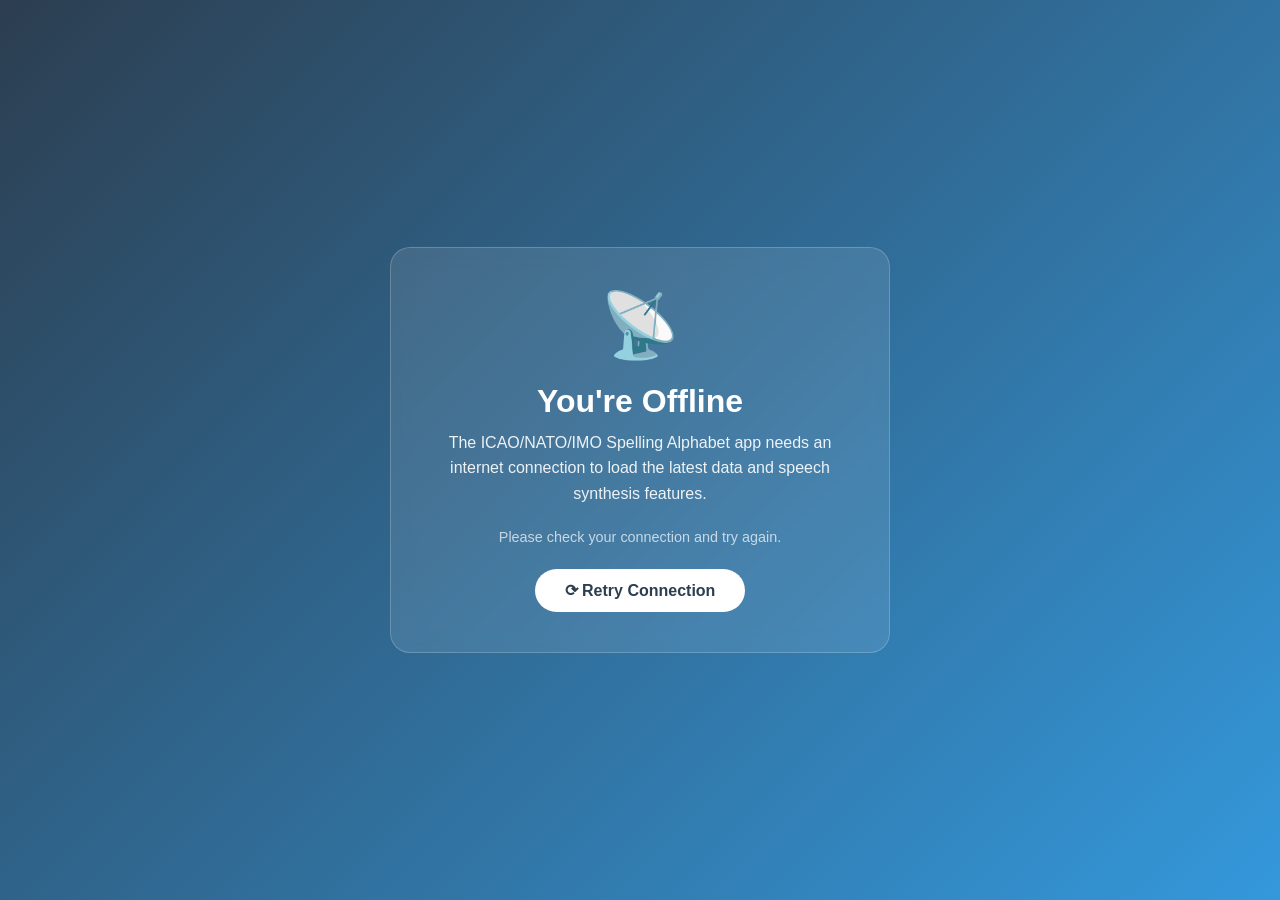
<file: offline.html>
<!DOCTYPE html>
<html lang="en">
<head>
  <meta charset="UTF-8" />
  <meta name="viewport" content="width=device-width, initial-scale=1.0" />
  <title>Offline - ICAO/NATO/IMO Alphabet</title>
  <style>
    * {
      margin: 0;
      padding: 0;
      box-sizing: border-box;
    }
    body {
      font-family: 'Segoe UI', Roboto, sans-serif;
      background: linear-gradient(135deg, #2c3e50, #3498db);
      color: white;
      display: flex;
      justify-content: center;
      align-items: center;
      min-height: 100vh;
      text-align: center;
      padding: 20px;
    }
    .offline-container {
      max-width: 500px;
      background: rgba(255,255,255,0.1);
      backdrop-filter: blur(10px);
      padding: 40px;
      border-radius: 20px;
      border: 1px solid rgba(255,255,255,0.2);
    }
    .offline-icon {
      font-size: 4rem;
      margin-bottom: 20px;
    }
    h1 {
      font-size: 2rem;
      margin-bottom: 10px;
    }
    p {
      opacity: 0.9;
      line-height: 1.6;
      margin-bottom: 20px;
    }
    .retry-btn {
      background: white;
      color: #2c3e50;
      border: none;
      padding: 12px 30px;
      border-radius: 50px;
      font-size: 1rem;
      font-weight: 600;
      cursor: pointer;
      transition: transform 0.3s ease;
    }
    .retry-btn:hover {
      transform: scale(1.05);
    }
  </style>
</head>
<body>
  <div class="offline-container">
    <div class="offline-icon">📡</div>
    <h1>You're Offline</h1>
    <p>
      The ICAO/NATO/IMO Spelling Alphabet app needs an internet connection
      to load the latest data and speech synthesis features.
    </p>
    <p style="font-size: 0.9rem; opacity: 0.7;">
      Please check your connection and try again.
    </p>
    <button class="retry-btn" onclick="location.reload()">⟳ Retry Connection</button>
  </div>
</body>
</html>
</file>
